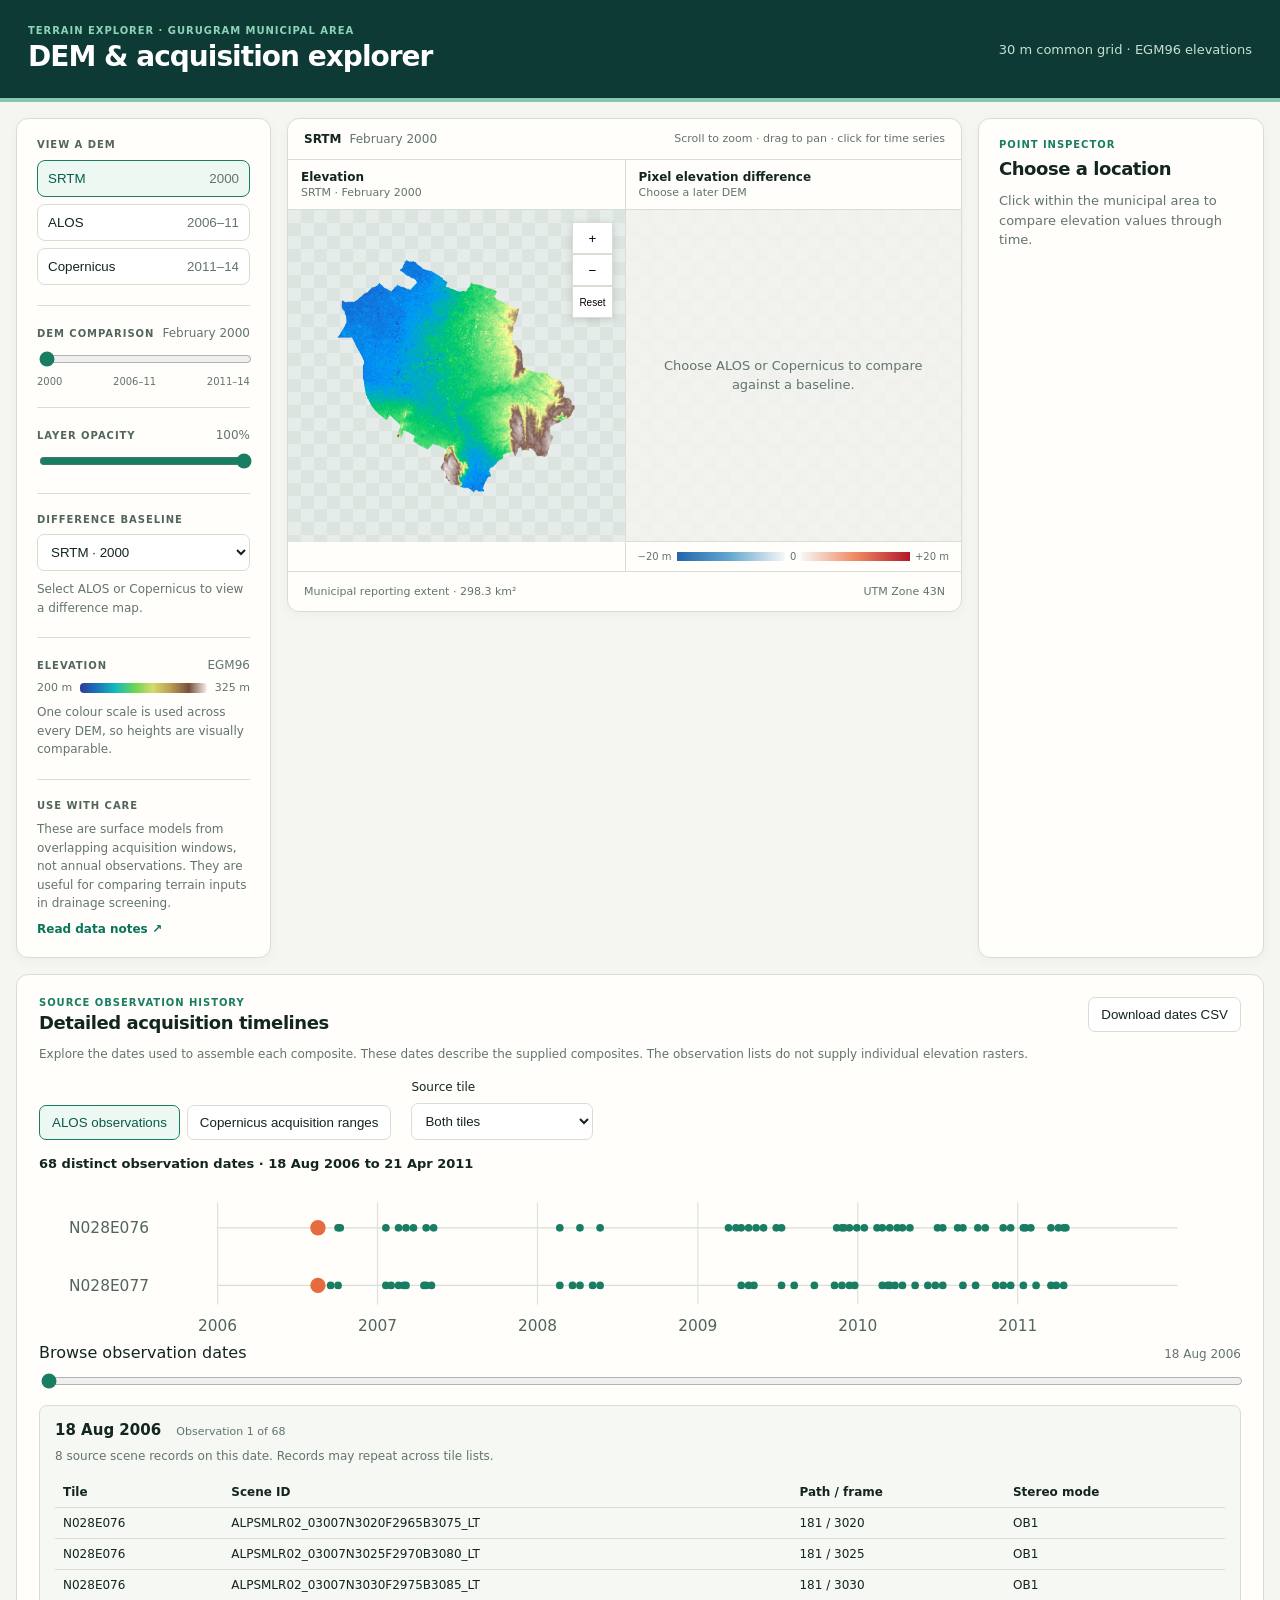
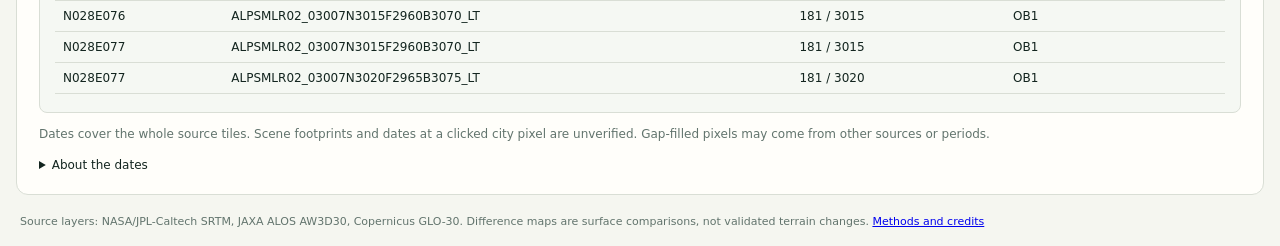
<file: index.html>
<!doctype html>
<html lang="en"><head><meta charset="utf-8"><meta name="viewport" content="width=device-width,initial-scale=1"><title>Gurugram DEM Explorer</title><meta http-equiv="refresh" content="0;url=webapp/"></head><body><p><a href="webapp/">Open Gurugram DEM Explorer</a></p></body></html>
</file>
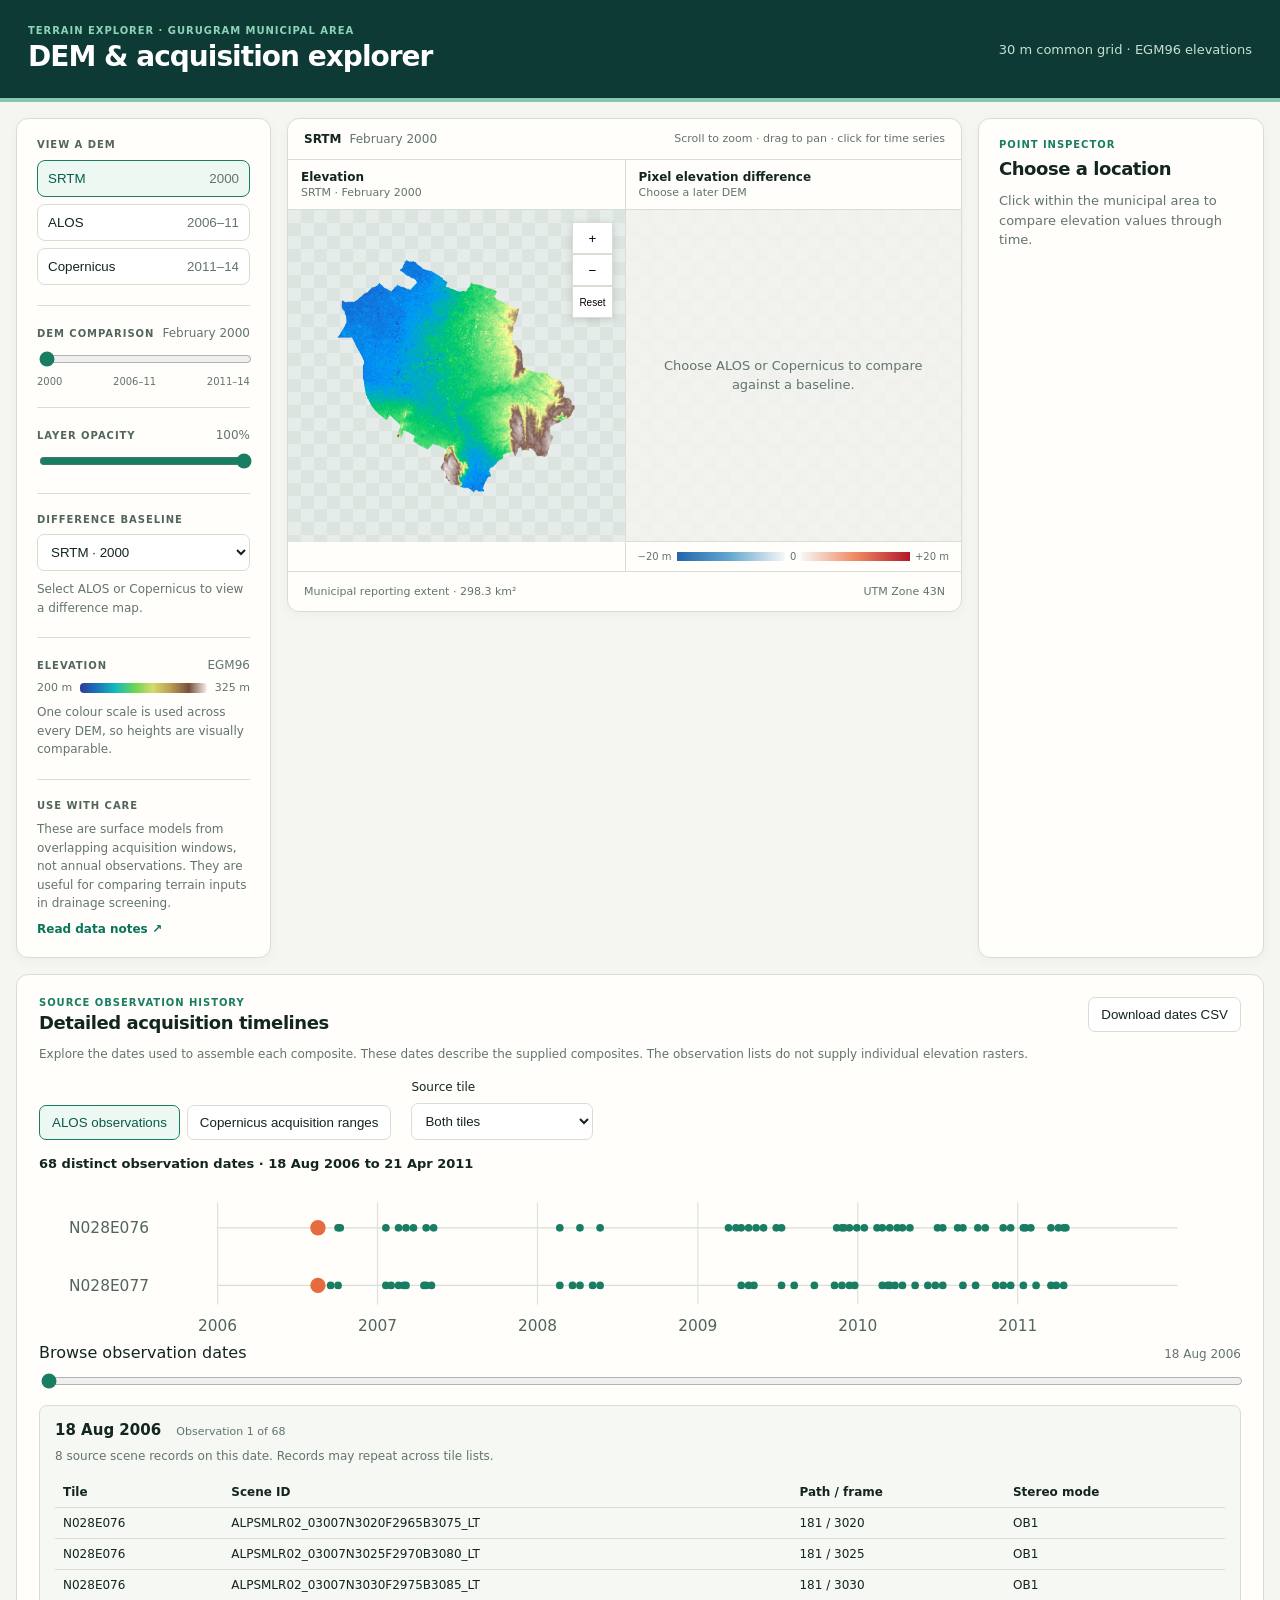
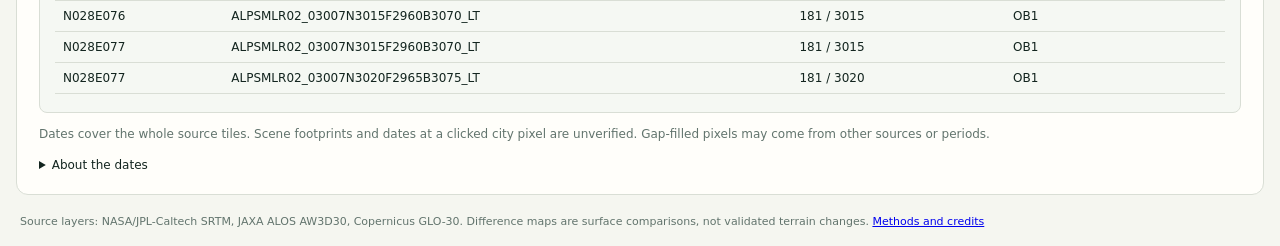
<file: webapp/index.html>
<!doctype html>
<html lang="en">
  <head>
    <meta charset="utf-8" />
    <meta name="viewport" content="width=device-width, initial-scale=1" />
    <title>Gurugram DEM Explorer</title>
    <link rel="stylesheet" href="style.css?v=pages-1" />
  </head>
  <body>
    <header>
      <div>
        <p class="eyebrow">Terrain explorer · Gurugram municipal area</p>
        <h1>DEM & acquisition explorer</h1>
      </div>
      <div class="header-note">30 m common grid · EGM96 elevations</div>
    </header>
    <main>
      <aside class="controls" aria-label="DEM controls">
        <section>
          <p class="label">View a DEM</p>
          <div id="demOptions" class="choice-group" role="radiogroup">
            <button class="choice active" data-dem="srtm">SRTM <span>2000</span></button>
            <button class="choice" data-dem="alos">ALOS <span>2006–11</span></button>
            <button class="choice" data-dem="copernicus">Copernicus <span>2011–14</span></button>
          </div>
        </section>
        <section id="productComparison">
          <div class="row"><p class="label">DEM comparison</p><output id="periodOutput">February 2000</output></div>
          <input id="timeSlider" type="range" min="0" max="2" value="0" step="1" aria-label="DEM acquisition period" />
          <div class="time-labels"><span>2000</span><span>2006–11</span><span>2011–14</span></div>
        </section>
        <section>
          <div class="row"><p class="label">Layer opacity</p><output id="opacityOutput">100%</output></div>
          <input id="opacitySlider" type="range" min="20" max="100" value="100" step="5" aria-label="Layer opacity" />
        </section>
        <section id="compositeBaseline">
          <p class="label">Difference baseline</p>
          <select id="baselineSelect" aria-label="Difference baseline DEM">
            <option value="srtm">SRTM · 2000</option>
            <option value="alos">ALOS · 2006–11</option>
          </select>
          <p id="differenceFormula" class="small">Select ALOS or Copernicus to view a difference map.</p>
        </section>
        <section class="legend-section">
          <div class="row"><p class="label">Elevation</p><span>EGM96</span></div>
          <div class="legend"><span>200 m</span><div></div><span>325 m</span></div>
          <p class="small">One colour scale is used across every DEM, so heights are visually comparable.</p>
        </section>
        <section class="method">
          <p class="label">Use with care</p>
          <p class="small">These are surface models from overlapping acquisition windows, not annual observations. They are useful for comparing terrain inputs in drainage screening.</p>
          <a href="../README.md" target="_blank">Read data notes ↗</a>
        </section>
      </aside>
      <section class="map-panel" aria-label="Interactive DEM maps">
        <div class="map-toolbar">
          <div><strong id="mapTitle">SRTM</strong><span id="mapPeriod">February 2000</span></div>
          <div class="tool-hint">Scroll to zoom · drag to pan · click for time series</div>
        </div>
        <div class="map-pair">
          <div class="map-card">
            <div class="map-card-header"><strong>Elevation</strong><span id="elevationMapLabel">SRTM · February 2000</span></div>
            <div id="mapViewport" tabindex="0" aria-label="Elevation map. Click a location to inspect elevation time series.">
          <div id="mapCanvas"><img id="demLayer" alt="Selected DEM elevation map" draggable="false" /></div>
          <div id="zoomButtons"><button id="zoomIn" aria-label="Zoom in">+</button><button id="zoomOut" aria-label="Zoom out">−</button><button id="resetView">Reset</button></div>
            </div>
          </div>
          <div class="map-card difference-card">
            <div class="map-card-header"><strong>Pixel elevation difference</strong><span id="differenceMapLabel">Choose a later DEM</span></div>
            <div id="differenceViewport" aria-label="Pixel elevation difference map"><img id="differenceLayer" alt="Pixel elevation difference map" draggable="false" /><div id="differenceEmpty">Choose ALOS or Copernicus to compare against a baseline.</div></div>
            <div class="difference-legend"><span>−20 m</span><div></div><span>0</span><div></div><span>+20 m</span></div>
          </div>
        </div>
        <div id="mapFooter" class="map-footer"><span>Municipal reporting extent · 298.3 km²</span><span>UTM Zone 43N</span></div>
      </section>
      <aside class="inspector" aria-live="polite">
        <p class="eyebrow">Point inspector</p>
        <h2 id="pointTitle">Choose a location</h2>
        <p id="pointIntro">Click within the municipal area to compare elevation values through time.</p>
        <div id="pointData" hidden>
          <div class="coordinates" id="coordinates"></div>
          <div class="chart-wrap"><svg id="seriesChart" viewBox="0 0 320 180" role="img" aria-label="Elevation time-series chart"></svg></div>
          <div id="values" class="values"></div>
          <p class="small warning">Differences can reflect DEM methods, vegetation, buildings, processing and gap filling; they do not establish terrain change.</p>
        </div>
      </aside>
    </main>
    <section class="acquisition-panel" aria-label="Detailed acquisition timelines">
      <div class="acquisition-heading">
        <div><p class="eyebrow">Source observation history</p><h2>Detailed acquisition timelines</h2></div>
        <button id="exportTimeline" type="button">Download dates CSV</button>
      </div>
      <p class="small">Explore the dates used to assemble each composite. These dates describe the supplied composites. The observation lists do not supply individual elevation rasters.</p>
      <div class="timeline-controls">
        <div class="timeline-tabs" role="group" aria-label="Acquisition timeline source">
          <button type="button" data-timeline="alos" aria-pressed="true">ALOS observations</button>
          <button type="button" data-timeline="copernicus" aria-pressed="false">Copernicus acquisition ranges</button>
        </div>
        <label>Source tile <select id="timelineTile"><option value="all">Both tiles</option><option value="N028E076">N028E076 · western tile</option><option value="N028E077">N028E077 · eastern tile</option></select></label>
      </div>
      <div id="timelineSummary" class="timeline-summary"></div>
      <svg id="acquisitionChart" viewBox="0 0 900 125" role="img" aria-label="Acquisition dates and tile ranges"></svg>
      <div class="row"><label for="acquisitionSlider" id="acquisitionSliderLabel">Browse observation dates</label><output id="acquisitionDate"></output></div>
      <input id="acquisitionSlider" type="range" min="0" max="67" step="1" value="0" aria-label="Browse ALOS observation dates" />
      <div id="acquisitionDetail" aria-live="polite"></div>
      <p class="small timeline-scope">Dates cover the whole source tiles. Scene footprints and dates at a clicked city pixel are unverified. Gap-filled pixels may come from other sources or periods.</p>
      <details class="timeline-next"><summary>About the dates</summary><p class="small">These source products are composites. The observation-date slider browses acquisition metadata; it does not create separate dated elevation maps. Independent dated stereo scenes and elevation processing would be needed to measure changes within a sensor over time.</p></details>
    </section>
    <footer>Source layers: NASA/JPL-Caltech SRTM, JAXA ALOS AW3D30, Copernicus GLO-30. Difference maps are surface comparisons, not validated terrain changes. <a href="../PUBLIC_DEMO.md">Methods and credits</a></footer>
    <script src="static/metadata.js"></script>
    <script src="static/elevations.js"></script>
    <script src="static/timeline.js"></script>
    <script src="app.js?v=pages-2"></script>
    <script src="timeline.js"></script>
  </body>
</html>
</file>
<file: webapp/style.css>
:root { --ink:#13251f; --muted:#62746d; --paper:#f5f6f0; --line:#d9ded5; --accent:#197d63; --deep:#0e3a35; --panel:#fffefa; }
* { box-sizing:border-box; }
body { margin:0; background:var(--paper); color:var(--ink); font-family:Inter,ui-sans-serif,system-ui,-apple-system,BlinkMacSystemFont,"Segoe UI",sans-serif; }
header { height:102px; display:flex; align-items:center; justify-content:space-between; padding:20px 28px; background:var(--deep); color:#fff; border-bottom:4px solid #8ac6ae; }
h1,h2,p { margin:0; } h1 { font-size:28px; letter-spacing:-.035em; } h2 { font-size:18px; letter-spacing:-.025em; margin-top:4px; }
.eyebrow,.label { text-transform:uppercase; letter-spacing:.095em; font-size:10px; font-weight:750; }.eyebrow { color:#8dd4b7; margin-bottom:4px; }.header-note { font-size:13px; color:#c9ded4; }.small { color:var(--muted); font-size:12px; line-height:1.55; }.label { color:#52655c; }.row { display:flex; justify-content:space-between; align-items:baseline; margin-bottom:9px; }.row output,.row span { font-size:12px; color:var(--muted); }
main { min-height:calc(100vh - 132px); display:grid; grid-template-columns:255px minmax(450px,1fr) 286px; gap:16px; padding:16px; }
aside,.map-panel { background:var(--panel); border:1px solid var(--line); border-radius:12px; box-shadow:0 3px 12px #18372b0a; overflow:hidden; }.controls,.inspector { padding:20px; }.controls section+section { border-top:1px solid var(--line); margin-top:20px; padding-top:20px; }.choice-group { display:grid; gap:7px; margin-top:10px; }.choice { display:flex; justify-content:space-between; border:1px solid var(--line); border-radius:8px; padding:10px; background:#fff; color:var(--ink); cursor:pointer; font:600 13px inherit; text-align:left; }.choice span { color:var(--muted); font-weight:500; }.choice:hover,.choice.active { border-color:var(--accent); background:#eef8f3; color:#075b48; }.time-labels { display:flex; justify-content:space-between; color:var(--muted); font-size:10px; margin-top:5px; }
input[type=range] { width:100%; accent-color:var(--accent); cursor:pointer; } select { width:100%; margin-top:9px; padding:9px; border:1px solid var(--line); border-radius:7px; background:#fff; color:var(--ink); font:600 12px inherit; }.controls section > .small { margin-top:9px; }.legend-section .small { margin-top:10px; }.legend { display:grid; grid-template-columns:auto 1fr auto; align-items:center; gap:8px; font-size:11px; color:var(--muted); }.legend div { height:10px; border-radius:4px; background:linear-gradient(90deg,#2f3b97,#1679ba,#18bcbb,#67d455,#d6db69,#bc9c55,#76503b,#f6f1eb); }.method a { display:inline-block; margin-top:9px; color:#08745b; font-size:12px; font-weight:700; text-decoration:none; }
.map-panel { position:relative; display:grid; grid-template-rows:auto 1fr auto; min-height:640px; }.map-toolbar,.map-footer { display:flex; justify-content:space-between; padding:13px 16px; border-bottom:1px solid var(--line); font-size:12px; }.map-toolbar strong { margin-right:8px; }.map-toolbar span,.tool-hint { color:var(--muted); }.tool-hint { font-size:11px; }.map-footer { border-top:1px solid var(--line); border-bottom:0; color:var(--muted); font-size:11px; }
.map-pair { display:grid; grid-template-columns:1fr 1fr; min-height:560px; }.map-card { min-width:0; display:grid; grid-template-rows:auto 1fr; }.map-card + .map-card { border-left:1px solid var(--line); }.map-card-header { display:flex; flex-direction:column; gap:2px; padding:10px 13px; border-bottom:1px solid var(--line); font-size:12px; }.map-card-header span { color:var(--muted); font-size:11px; }
#mapViewport,#differenceViewport { min-height:505px; position:relative; overflow:hidden; background:#e6ece9; cursor:crosshair; touch-action:none; outline:none; background-image:linear-gradient(45deg,#dce4df 25%,transparent 25%),linear-gradient(-45deg,#dce4df 25%,transparent 25%),linear-gradient(45deg,transparent 75%,#dce4df 75%),linear-gradient(-45deg,transparent 75%,#dce4df 75%); background-size:26px 26px; background-position:0 0,0 13px,13px -13px,-13px 0; }.map-panel:focus-within { border-color:#8cc9b5; }
#mapCanvas { position:absolute; left:50%; top:50%; width:100%; height:100%; transform:translate(-50%,-50%) scale(1); transform-origin:center center; will-change:transform; } #demLayer { width:100%; height:100%; object-fit:fill; display:block; user-select:none; }.marker { position:absolute; width:15px; height:15px; border:3px solid #fff; background:#ee6d45; border-radius:50%; transform:translate(-50%,-50%); box-shadow:0 1px 5px #0008; pointer-events:none; }
#differenceViewport { cursor:default; } #differenceLayer { width:100%; height:100%; display:none; object-fit:fill; } #differenceEmpty { position:absolute; inset:0; display:grid; place-items:center; padding:30px; color:var(--muted); text-align:center; font-size:13px; line-height:1.5; background:#f5f6f0cc; }.difference-legend { display:grid; grid-template-columns:auto 1fr auto 1fr auto; gap:5px; align-items:center; padding:9px 12px; border-top:1px solid var(--line); color:var(--muted); font-size:10px; }.difference-legend div:first-of-type { height:9px; background:linear-gradient(90deg,#2166ac,#67a9cf,#f7f7f7); }.difference-legend div:last-of-type { height:9px; background:linear-gradient(90deg,#f7f7f7,#ef8a62,#b2182b); }
#zoomButtons { position:absolute; right:12px; top:12px; display:flex; flex-direction:column; box-shadow:0 2px 7px #26392c2e; } #zoomButtons button { border:1px solid var(--line); background:#fff; min-width:35px; height:32px; font:bold 18px inherit; cursor:pointer; } #zoomButtons button:last-child { font-size:10px; }
.inspector { display:flex; flex-direction:column; }.inspector .eyebrow { color:var(--accent); }.inspector > #pointIntro { margin-top:12px; color:var(--muted); font-size:13px; line-height:1.5; }.coordinates { padding:10px 0; color:var(--muted); font:11px ui-monospace,SFMono-Regular,Menlo,monospace; }.chart-wrap { padding:8px; border:1px solid var(--line); border-radius:8px; background:#fbfcf9; }.values { display:grid; gap:7px; margin:14px 0; }.value-row { display:flex; justify-content:space-between; padding-bottom:7px; border-bottom:1px solid var(--line); font-size:12px; }.value-row b { font-size:13px; }.warning { border-left:3px solid #dca944; padding-left:9px; }
footer { padding:0 20px 18px; color:var(--muted); font-size:11px; }
.acquisition-panel { margin:0 16px 20px; padding:22px; border:1px solid var(--line); border-radius:12px; background:var(--panel); }
.acquisition-panel .eyebrow { color:var(--accent); }.acquisition-heading { display:flex; justify-content:space-between; align-items:center; gap:12px; margin-bottom:12px; }
.acquisition-panel button { padding:9px 12px; border:1px solid var(--line); border-radius:7px; background:#fff; color:var(--ink); cursor:pointer; }
.timeline-controls { display:flex; gap:20px; align-items:end; flex-wrap:wrap; margin:16px 0; }.timeline-tabs { display:flex; gap:7px; }.timeline-tabs [aria-pressed=true] { background:#eef8f3; border-color:var(--accent); color:#075b48; }.timeline-controls label { font-size:12px; }.timeline-controls select { display:block; }
.timeline-summary { font-size:13px; font-weight:600; margin:12px 0; }#acquisitionChart { width:100%; display:block; min-height:100px; max-height:160px; }
#acquisitionDetail { margin:12px 0; padding:15px; background:#f5f8f3; border:1px solid var(--line); border-radius:8px; }#acquisitionDetail h3 { font-size:15px; margin:0 0 8px; }#acquisitionDetail h3 small { font-size:11px; color:var(--muted); margin-left:10px; font-weight:400; }
.scene-table { overflow:auto; max-height:220px; margin-top:12px; }.scene-table table { border-collapse:collapse; width:100%; font-size:12px; text-align:left; }.scene-table td,.scene-table th { padding:8px; border-bottom:1px solid var(--line); white-space:nowrap; }.scene-table th { background:#f5f8f3; position:sticky; top:0; }.timeline-next { margin-top:14px; font-size:12px; }.timeline-next summary { cursor:pointer; }.timeline-next p { margin:10px 0; }.timeline-next a { color:var(--accent); }
@media (max-width:1100px) { main { grid-template-columns:230px minmax(400px,1fr); } .inspector { grid-column:1/-1; min-height:250px; } .chart-wrap { max-width:420px; } .map-pair { grid-template-columns:1fr; } .map-card + .map-card { border-left:0; border-top:1px solid var(--line); } #mapViewport,#differenceViewport { min-height:420px; } }
@media (max-width:720px) { header { height:auto; padding:16px; align-items:flex-start; gap:10px; flex-direction:column; } main { display:flex; flex-direction:column; padding:10px; } .map-panel { min-height:480px; } #mapViewport,#differenceViewport { min-height:360px; } .tool-hint { display:none; } }
#datedControls { margin-top:14px; } #datedControls .small { margin:10px 0; } #datedImport { width:100%; font-size:11px; margin:8px 0; } #datedPlay { padding:7px 12px; border:1px solid var(--line); border-radius:6px; background:#eef8f3; color:var(--accent); cursor:pointer; } input:disabled,button:disabled { opacity:.5; cursor:default; }
#demLayer[hidden], #datedControls[hidden] { display:none; }
.map-panel { align-self:start; min-height:0; grid-template-rows:auto auto auto; }
.map-pair { align-items:start; min-height:0; }
#mapViewport, #differenceViewport { min-height:0; aspect-ratio:1125 / 1109; }
#differenceLayer { position:absolute; inset:0; }
label[for=datedBaseline] { display:block; margin-top:12px; }
label[for=datedBaseline][hidden], #datedBaseline[hidden] { display:none; }
.value-row b { font-size:11px; text-align:right; }
</file>
